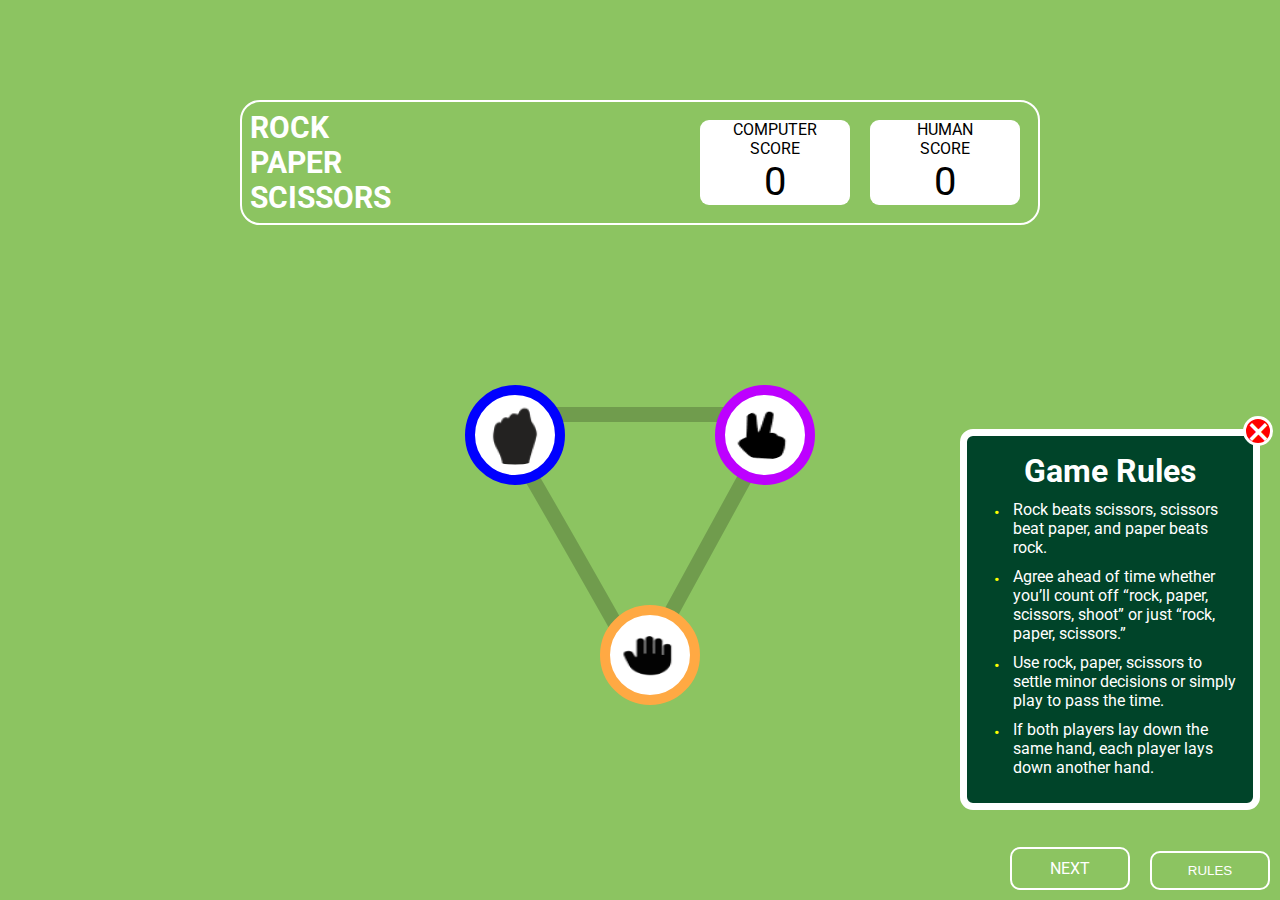
<file: index.html>
<!DOCTYPE html>
<html lang="en">
<head>
    <meta charset="UTF-8">
    <meta name="viewport" content="width=device-width, initial-scale=1.0">
    <title>Document</title>
    <script src="./index.js" defer></script>
    <link rel="stylesheet" href="index.css">
</head>
<body>
    <div class="score-board">
        <div class="weapons">
            <h2>ROCK</h2>
            <h2>PAPER</h2>
            <h2>SCISSORS</h2>
        </div>
        <div class="score">
            <div class="computer-score">
                COMPUTER <br> SCORE
                <div class="computer-points">0</div>
            </div>
            <div class="human-score">
                HUMAN <br>SCORE
                <div class="human-points">0</div>
            </div>
        </div>
    </div>

    <div class="container">
        <div class="images">
          <div class="rock-img">
            <img src="./images/rock.png" alt="Rock" class="choice" data-choice="rock">
          </div>    
          <div class="scissors-img">
            <img src="./images/scissors.png" alt="Scissors" data-choice="scissors" class="choice">
          </div>  
          <div class="paper-img">
            <img src="./images/paper.png" alt="Paper" data-choice="paper" class="choice">
          </div>

        </div>
      </div>
      


    <div class="rules">
        <button class="button">RULES</button>
        <a href="index2.html" class="next">NEXT</a>
        <div class="game-rules">
            <h1>Game Rules</h1>
            <div class="close-button">&times;</div>
            <ul>
                <li>Rock beats scissors, scissors beat paper, and paper beats rock.</li>
                <li>Agree ahead of time whether you’ll count off “rock, paper, scissors, shoot” or just “rock, paper, scissors.”</li>
                <li>Use rock, paper, scissors to settle minor decisions or simply play to pass the time.</li>
                <li>If both players lay down the same hand, each player lays down another hand.</li>
            </ul>
        </div>
    </div>
</body>
</html>
</file>
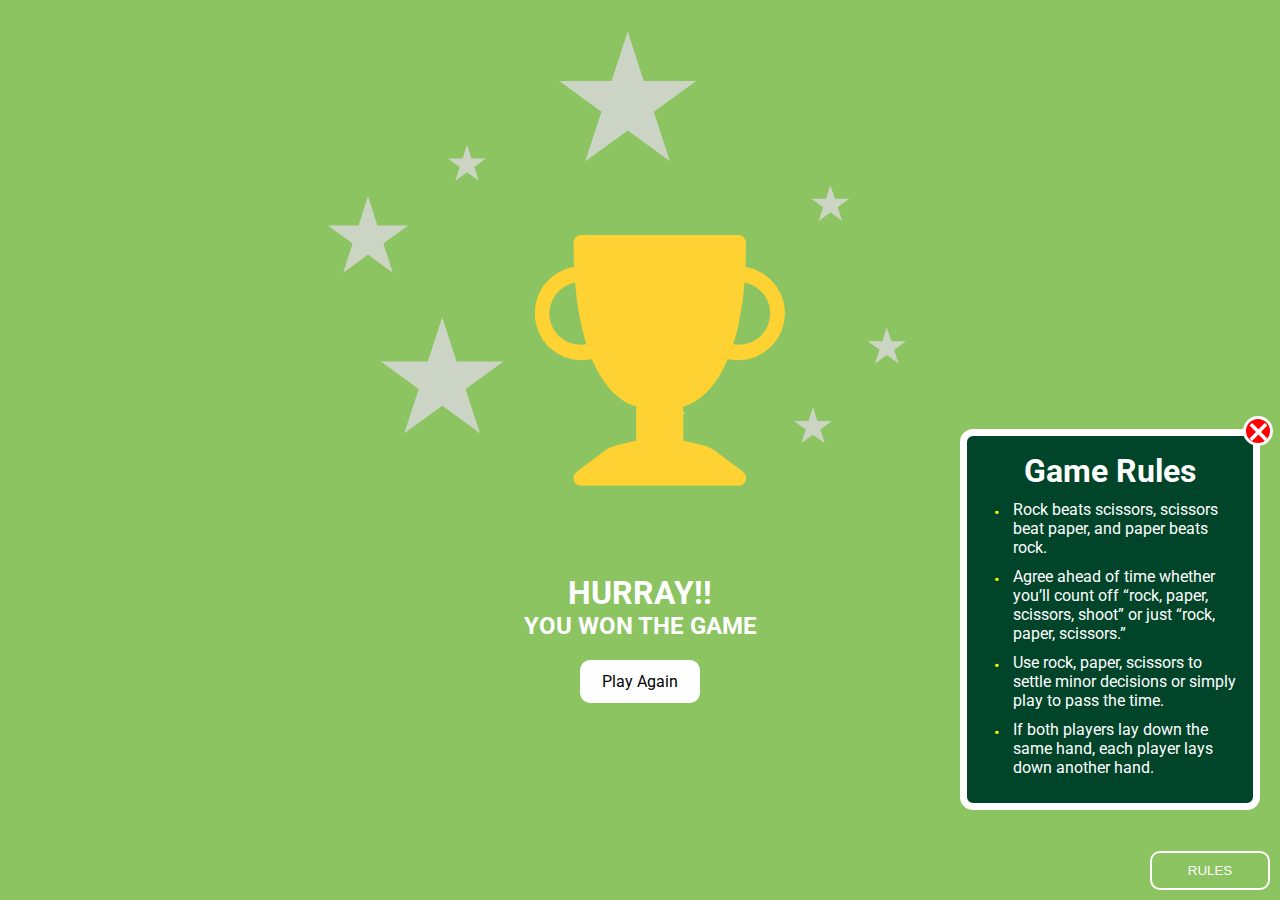
<file: index2.html>
<!DOCTYPE html>
<html lang="en">
<head>
    <meta charset="UTF-8">
    <meta name="viewport" content="width=device-width, initial-scale=1.0">
    <title>Document</title>
    <link rel="stylesheet" href="index2.css">
    <script src="./index2.js" defer></script>
</head>
<body>
    <div class="image-box">
      <img src="./images/Capture.PNG" alt="" srcset="">
    </div>
   <div class="text">
    <h1>HURRAY!!</h1>
    <h2>YOU WON THE GAME</h2>
    <a href="./index.html">Play Again</a>
   </div>
   <div class="rules">
    <button class="button">RULES</button>
    <div class="game-rules">
        <h1>Game Rules</h1>
        <div class="close-button">&times;</div>
        <ul>
            <li>Rock beats scissors, scissors beat paper, and paper beats rock.</li>
            <li>Agree ahead of time whether you’ll count off “rock, paper, scissors, shoot” or just “rock, paper, scissors.”</li>
            <li>Use rock, paper, scissors to settle minor decisions or simply play to pass the time.</li>
            <li>If both players lay down the same hand, each player lays down another hand.</li>
        </ul>
    </div>
</div>
</body>
</html>
</file>
<file: index.css>
@import url('https://fonts.googleapis.com/css2?family=Bruno+Ace+SC&family=Geologica:wght@200;300;400;500;600&family=Poppins:ital,wght@0,200;0,300;0,400;0,500;0,600;0,700;0,800;0,900;1,200;1,300;1,400;1,500;1,600;1,700;1,800&family=Roboto:ital,wght@0,100;0,400;0,500;0,700;0,900;1,400;1,500;1,700;1,900&display=swap');

* {
  margin: 0;
  padding: 0;
  box-sizing: border-box;
  text-decoration: none;
  list-style-type: none;
}
body {
  background-color: #8cc461;
  font-family: 'Roboto', sans-serif;

}

/* ------------------SCORE BOARD ---------------------- */
.weapons {
  color: white;
  font-size: 20px;
}
.score-board {
  width: 90%;
  max-width: 800px;
  padding: 8px;
  margin: 100px auto 0;
  display: flex;
  border-radius: 20px;
  flex-direction: row;
  justify-content: space-between;
  align-items: center;
  border: 2px solid white;
}
.score {
  display: flex;
  flex-direction: row;
}
.computer-score {
  width: 150px;
  margin: 10px;
  align-items: center;
  background-color: white;
  text-align: center;
  border-radius: 9px;
}
.computer-points {
  text-align: center;
  font-size: 40px;
}
.human-score {
  width: 150px;
  margin: 10px;
  align-items: center;
  background-color: white;
  text-align: center;
  border-radius: 9px;
}
.human-points {
  text-align: center;
  font-size: 40px;
}

/* --------------------RULES-------------------------- */
.active {
  display: none;
}
.show{
    display: block;
}
.game-rules {
  border-radius: 13px;
  border: 7px solid #fff;
  background-color: #004429;
  width: 300px;
  color: white;
  padding: 1rem;
  position: absolute;
  bottom: 90px;
  right: 20px;
}
.game-rules .close-button {
  position: absolute;
  top: -20px;
  right: -20px;
  color: white;
  background-color: red;
  border: 3px solid white;
  font-size: 40px;
  cursor: pointer;
  border-radius: 100%;
  height: 30px;
  width: 30px;
  display: flex;
  align-items: center;
  justify-content: center;
}
.game-rules h1 {
  text-align: center;
}
.game-rules ul {
  list-style-type: disc;
  padding-left: 10px;
  color: white;
  margin-top: 10px;
}
.game-rules li::before {
  content: ".";
  position: absolute;
  left: 0;
  font-size: 30px;
  color: yellow;
  line-height: 0.1;
  top: 0.1rem;
}
.game-rules li {
  position: relative;
  padding-left: 20px;
  margin-bottom: 10px;
}

.rules .button {
  position: absolute;
  bottom: 10px;
  right: 10px;
  border: 0;
  outline: 0;
  padding: 10px;
  width: 120px;
  border-radius: 10px;
  border: 2px solid white;
  background-color: transparent;
  color: white;
  cursor: pointer;
  text-transform: uppercase;
}
.rules .next{
    position: absolute;
    bottom: 10px;
    right: 150px;
    border: 0;
    outline: 0;
    padding: 10px;
    width: 120px;
    border-radius: 10px;
    border: 2px solid white;
    background-color: transparent;
    color: white;
    cursor: pointer;
    text-transform: uppercase;
    text-align: center;
}

/* ================== PLAY AREA ========================= */
.container {
  width: 350px;
  height: 320px;
  background-repeat: no-repeat;
  background-position: center;
  object-fit: contain;
  background-image: url("images/bg-triangle.svg");
  display: flex;
  flex-direction: row;
  align-items: center;
  justify-content: center;
  transform: translateY(50%);
  position: relative;
  margin: 0 auto;
}

.container .images .rock-img img {
  position: absolute;
  top: 0;
  left: 0;
  padding-bottom: 10px;
  padding-top: 10px;
  background-color: white;
  border-radius: 100%;
  height: 100px;
  cursor: pointer;
  width: 100px;
  border: 10px solid blue;
}

.container .images .scissors-img img {
  position: absolute;
  top: 0;
  padding-bottom: 15px;
  padding-top: 15px;
  padding-left: 10px;
  padding-right: 10px;
  background-color: white;
  right: 0;
  border-radius: 100%;
  height: 100px;
  cursor: pointer;
  width: 100px;
  border: 10px solid #bd00ff;
}
.container .images .paper-img img {
  position: absolute;
  bottom: 0;
  padding-bottom: 15px;
  padding-top: 15px;
  background-color: white;
  border-radius: 100%;
  height: 100px;
  cursor: pointer;
  width: 100px;
  border: 10px solid #ffa943;
  transform: translatex(-40%);
}

@media (max-width:560px) {
      .computer-score {
        width: 100px;
      }
      .human-score {
        width: 100px;
      }
      .computer-points {
        text-align: center;
        font-size: 30px;
      }
      .human-points {
        text-align: center;
        font-size: 30px;
      }.weapons {
        font-size: 15px;
      }
      .score-board {
        width: 90%;
        max-width: 800px;
        padding: 6px;
        margin: 100px auto 0;
        display: flex;
        border-radius: 20px;
        flex-direction: row;
        justify-content: space-between;
        align-items: center;
        border: 2px solid white;
      }
      .container {
        width: 320px;
        height: 300px;
        transform: translateY(30%);
      }
      .container .images .rock-img img {
        height: 80px;
        width: 80px;
      }
      .container .images .scissors-img img {
        height: 80px;
        width: 80px;
      }
      .container .images .paper-img img {
        height: 80px;
        width: 80px;
      }
      
}
@media (max-width:764px) {
    .computer-score {
      width: 100px;
    }
    .human-score {
      width: 100px;
    }
    .computer-points {
      text-align: center;
      font-size: 30px;
    }
    .human-points {
      text-align: center;
      font-size: 30px;
    }.weapons {
      font-size: 15px;
    }
    .score-board {
      width: 90%;
      max-width: 800px;
      padding: 6px;
      margin: 100px auto 0;
      display: flex;
      border-radius: 20px;
      flex-direction: row;
      justify-content: space-between;
      align-items: center;
      border: 2px solid white;
    }
    .container {
      width: 320px;
      height: 300px;
      transform: translateY(30%);
    }
    .container .images .rock-img img {
      height: 80px;
      width: 80px;
    }
    .container .images .scissors-img img {
      height: 80px;
      width: 80px;
    }
    .container .images .paper-img img {
      height: 80px;
      width: 80px;
    }
    
}
</file>
<file: index2.css>
@import url("https://fonts.googleapis.com/css2?family=Bruno+Ace+SC&family=Geologica:wght@200;300;400;500;600&family=Poppins:ital,wght@0,200;0,300;0,400;0,500;0,600;0,700;0,800;0,900;1,200;1,300;1,400;1,500;1,600;1,700;1,800&family=Roboto:ital,wght@0,100;0,400;0,500;0,700;0,900;1,400;1,500;1,700;1,900&display=swap");
* {
  margin: 0;
  padding: 0;
  box-sizing: border-box;
  text-decoration: none;
  list-style-type: none;
}
body {
  background-color: #8cc461;
  color: white;
  font-family: "Roboto", sans-serif;
}
.image-box {
  display: flex;
  flex-direction: row;
  justify-content: center;
  align-items: center;
}
.text {
  height: 100%;
  margin: 0;
  display: flex;
  flex-direction: column;
  justify-content: center;
  align-items: center;
  text-align: center;
}
.text a {
  padding: 10px;
  width: 120px;
  border-radius: 10px;
  border: 2px solid white;
  background-color: white;
  color: black;
  margin-top: 20px;
}
.rules .button {
  position: absolute;
  bottom: 10px;
  right: 10px;
  border: 0;
  outline: 0;
  padding: 10px;
  width: 120px;
  border-radius: 10px;
  border: 2px solid white;
  background-color: transparent;
  color: white;
  cursor: pointer;
  text-transform: uppercase;
}
.active {
  display: none;
}
.game-rules {
  border-radius: 13px;
  border: 7px solid #fff;
  background-color: #004429;
  width: 300px;
  color: white;
  padding: 1rem;
  position: absolute;
  bottom: 90px;
  right: 20px;
}
.game-rules .close-button {
  position: absolute;
  top: -20px;
  right: -20px;
  color: white;
  background-color: red;
  border: 3px solid white;
  font-size: 40px;
  cursor: pointer;
  border-radius: 100%;
  height: 30px;
  width: 30px;
  display: flex;
  align-items: center;
  justify-content: center;
}
.game-rules h1 {
  text-align: center;
}
.game-rules ul {
  list-style-type: disc;
  padding-left: 10px;
  color: white;
  margin-top: 10px;
}
.game-rules li::before {
  content: ".";
  position: absolute;
  left: 0;
  font-size: 30px;
  color: yellow;
  line-height: 0.1;
  top: 0.1rem;
}
.game-rules li {
  position: relative;
  padding-left: 20px;
  margin-bottom: 10px;
}
@media screen and (max-width: 768px) {
  .image-box {
    flex-direction: column;
    align-items: center;
    flex-wrap: wrap;
  }
  .text a {
    padding: 10px;
    width: 120px;
    border-radius: 10px;
    border: 2px solid white;
    background-color: white;
    color: black;
    margin-top: 20px;
  }
  .game-rules {
    width: 80%;
    height: 40%;
    bottom: 20px;
    right: 20px;
  }
  .image-box img {
    width: 100%;
  }
}
</file>
